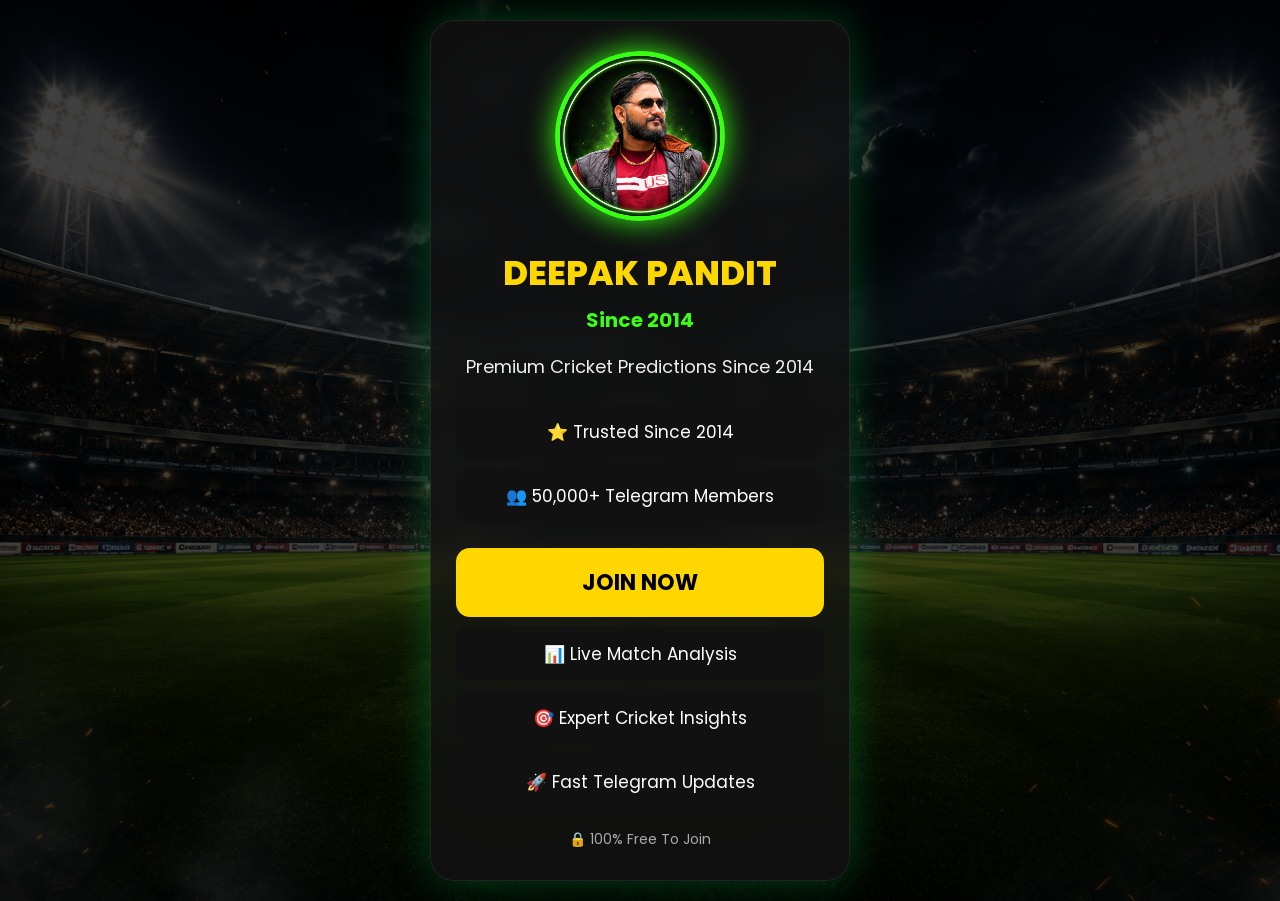
<file: index.html>
<!DOCTYPE html>
<html lang="en">
<head>

<meta charset="UTF-8">
<meta name="viewport" content="width=device-width, initial-scale=1.0">

<title>Deepak Pandit | Since 2014</title>

<meta name="description" content="India's Premium Cricket Predictions Since 2014">

<link rel="preconnect" href="https://fonts.googleapis.com">
<link rel="preconnect" href="https://fonts.gstatic.com" crossorigin>

<link href="https://fonts.googleapis.com/css2?family=Poppins:wght@300;400;500;600;700;800&display=swap" rel="stylesheet">

<link rel="stylesheet" href="style.css">

<!-- Meta Pixel Code -->
<script>
!function(f,b,e,v,n,t,s)
{if(f.fbq)return;n=f.fbq=function(){n.callMethod?
n.callMethod.apply(n,arguments):n.queue.push(arguments)};
if(!f._fbq)f._fbq=n;
n.push=n;
n.loaded=!0;
n.version='2.0';
n.queue=[];
t=b.createElement(e);
t.async=!0;
t.src=v;
s=b.getElementsByTagName(e)[0];
s.parentNode.insertBefore(t,s)
}(window, document,'script',
'https://connect.facebook.net/en_US/fbevents.js');

fbq('init', '1980829949544540');
fbq('track', 'PageView');
</script>

<noscript>
<img height="1" width="1" style="display:none"
src="https://www.facebook.com/tr?id=1980829949544540&ev=PageView&noscript=1"/>
</noscript>
<!-- End Meta Pixel Code -->

</head>

<body>

<div class="background"></div>

<div class="overlay"></div>

<div class="card">

<div class="profile">
<img src="dp.PNG" alt="Deepak Pandit">
</div>

<h1>DEEPAK PANDIT</h1>

<h2>Since 2014</h2>

<p class="tagline">
Premium Cricket Predictions Since 2014
</p>

<div class="feature">⭐ Trusted Since 2014</div>

<div class="feature">👥 50,000+ Telegram Members</div>

<a href="https://t.me/+NSdPT8jVBLUzM2U1"
class="join-btn">
  JOIN NOW
</a>

<div class="feature">📊 Live Match Analysis</div>

<div class="feature">🎯 Expert Cricket Insights</div>

<div class="feature">🚀 Fast Telegram Updates</div>

<div class="bottom">
🔒 100% Free To Join
</div>

</div>

<script src="script.js"></script>

</body>
</html>
</file>
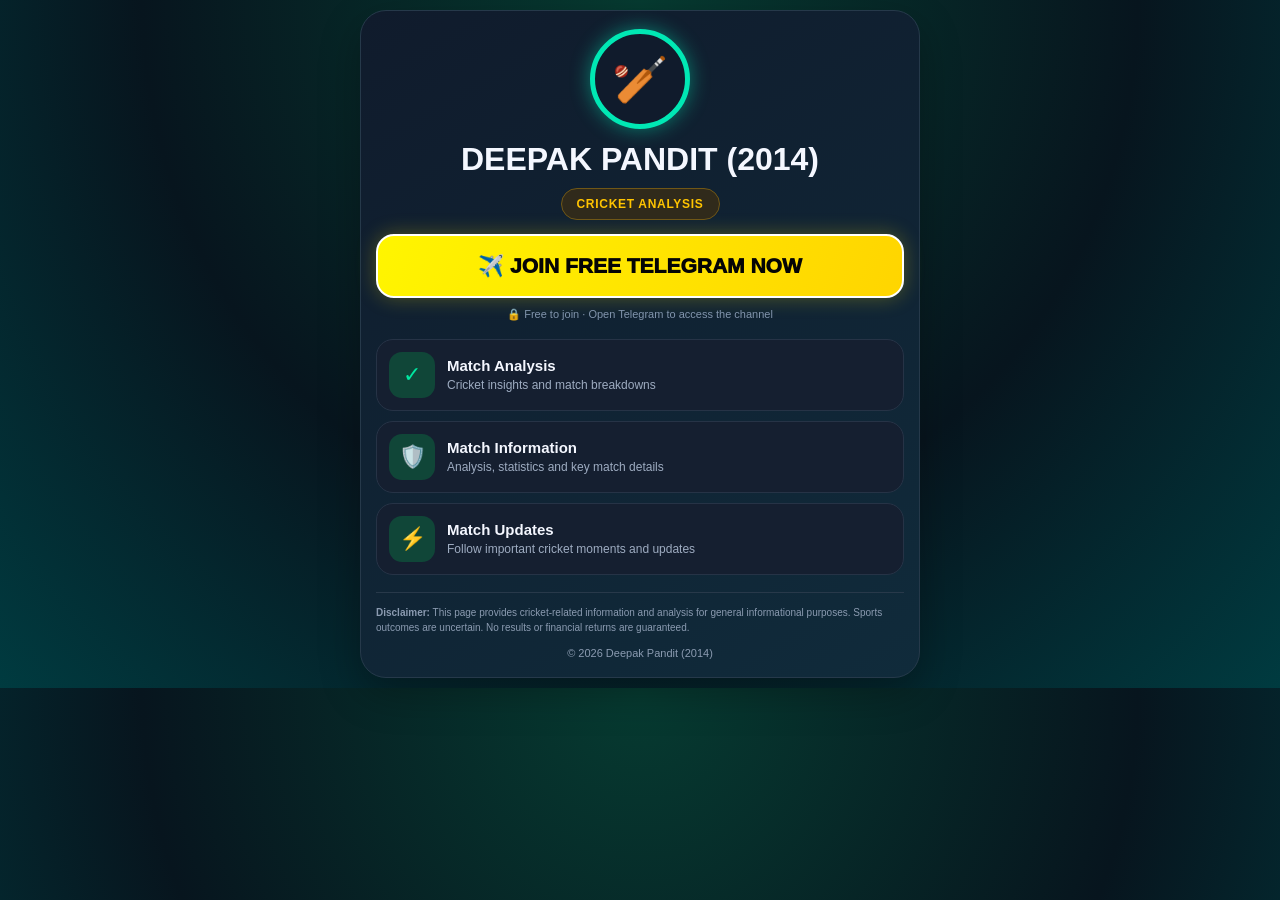
<file: Deepak-pandit-2014.html>
<!DOCTYPE html>
<html lang="en">
<head>
<meta charset="UTF-8">
<meta name="viewport" content="width=device-width, initial-scale=1.0">
<title>Deepak Pandit (2014) | Cricket Analysis</title>
<meta name="description" content="Join Deepak Pandit for cricket analysis and match updates.">

<style>
* { box-sizing: border-box; }

body {
  margin: 0;
  padding: 10px;
  font-family: -apple-system, BlinkMacSystemFont, "Segoe UI", Arial, sans-serif;
  color: #f4f7ff;
  background: radial-gradient(ellipse at top, #063b31, #07151e 55%, #003b40);
}

.container {
  max-width: 560px;
  margin: auto;
  padding: 18px 15px;
  background: linear-gradient(150deg, #101b2c, #102b3b);
  border: 1px solid #26394a;
  border-radius: 26px;
  box-shadow: 0 15px 40px #0004;
  text-align: center;
}

.profile {
  width: 100px;
  height: 100px;
  margin: 0 auto 12px;
  display: flex;
  align-items: center;
  justify-content: center;
  border-radius: 50%;
  background: #101b2c;
  border: 5px solid #00e8b4;
  box-shadow: 0 0 20px #00e8b477;
  font-size: 45px;
}

h1 {
  font-size: clamp(23px, 6vw, 32px);
  line-height: 1.15;
  margin: 0 0 10px;
  font-weight: 900;
}

.tag {
  display: inline-block;
  padding: 8px 15px;
  margin-bottom: 14px;
  border: 1px solid #705716;
  border-radius: 25px;
  color: #ffc400;
  background: #302a1b;
  font-size: 12px;
  font-weight: 850;
  letter-spacing: .7px;
}

.join {
  display: block;
  margin: 0 0 10px;
  padding: 17px 10px;
  border-radius: 18px;
  background: linear-gradient(110deg, #fff500, #ffd500);
  border: 2px solid #fff;
  color: #050505;
  text-decoration: none;
  font-size: clamp(17px, 4.5vw, 21px);
  font-weight: 950;
  line-height: 1.25;
  box-shadow: 0 0 20px #ffe50044;
}

.join:active {
  transform: scale(.98);
}

.free-note {
  color: #8295ad;
  font-size: 11px;
  margin: 0 0 18px;
}

.feature {
  display: flex;
  align-items: center;
  text-align: left;
  gap: 12px;
  padding: 12px;
  margin: 0 0 10px;
  background: #151f30;
  border: 1px solid #263346;
  border-radius: 17px;
}

.feature-icon {
  flex: 0 0 46px;
  width: 46px;
  height: 46px;
  border-radius: 13px;
  display: grid;
  place-items: center;
  background: #104638;
  color: #00e9a1;
  font-size: 22px;
}

.feature strong {
  display: block;
  font-size: 15px;
  margin-bottom: 3px;
}

.feature p {
  margin: 0;
  color: #9eacc1;
  font-size: 12px;
  line-height: 1.4;
}

hr {
  border: 0;
  border-top: 1px solid #28394a;
  margin: 17px 0 12px;
}

.disclaimer {
  color: #8b9bb1;
  font-size: 10px;
  line-height: 1.5;
  text-align: left;
}

.footer {
  margin-top: 12px;
  color: #8b9bb1;
  font-size: 11px;
}

@media (max-width: 360px) {
  .container { padding: 14px 10px; }
  .profile { width: 82px; height: 82px; font-size: 38px; }
  .feature { padding: 9px; }
}
</style>

<!-- Meta Pixel -->
<script>
!function(f,b,e,v,n,t,s) {
  if(f.fbq)return;
  n=f.fbq=function() {
    n.callMethod ? n.callMethod.apply(n,arguments) : n.queue.push(arguments)
  };
  if(!f._fbq)f._fbq=n;
  n.push=n;
  n.loaded=true;
  n.version='2.0';
  n.queue=[];
  t=b.createElement(e);
  t.async=true;
  t.src=v;
  s=b.getElementsByTagName(e)[0];
  s.parentNode.insertBefore(t,s);
}(window,document,'script','https://connect.facebook.net/en_US/fbevents.js');

fbq('init','1623744675893616');
fbq('track','PageView');
</script>

<noscript>
<img height="1" width="1" style="display:none"
src="https://www.facebook.com/tr?id=1623744675893616&ev=PageView&noscript=1"/>
</noscript>
</head>

<body>
<main class="container">

  <div class="profile">🏏</div>

  <h1>DEEPAK PANDIT (2014)</h1>

  <div class="tag">CRICKET ANALYSIS</div>

  <!-- Telegram button at the top -->
  <a class="join"
     id="joinTelegram"
     href="https://t.me/+X1nukHY2tIdiMjE1"
     target="_blank"
     rel="noopener">
     ✈️ JOIN FREE TELEGRAM NOW
  </a>

  <div class="free-note">
    🔒 Free to join · Open Telegram to access the channel
  </div>

  <!-- Features below the button -->
  <section class="feature">
    <div class="feature-icon">✓</div>
    <div>
      <strong>Match Analysis</strong>
      <p>Cricket insights and match breakdowns</p>
    </div>
  </section>

  <section class="feature">
    <div class="feature-icon">🛡️</div>
    <div>
      <strong>Match Information</strong>
      <p>Analysis, statistics and key match details</p>
    </div>
  </section>

  <section class="feature">
    <div class="feature-icon">⚡</div>
    <div>
      <strong>Match Updates</strong>
      <p>Follow important cricket moments and updates</p>
    </div>
  </section>

  <hr>

  <div class="disclaimer">
    <strong>Disclaimer:</strong> This page provides cricket-related
    information and analysis for general informational purposes.
    Sports outcomes are uncertain. No results or financial returns
    are guaranteed.
  </div>

  <div class="footer">
    © <span id="year"></span> Deepak Pandit (2014)
  </div>

</main>

<script>
document.getElementById('year').textContent =
  new Date().getFullYear();

document.getElementById('joinTelegram').addEventListener('click', function() {
  if (typeof window.fbq === 'function') {
    window.fbq('track', 'Subscribe');
  }
});
</script>

</body>
</html>
</file>
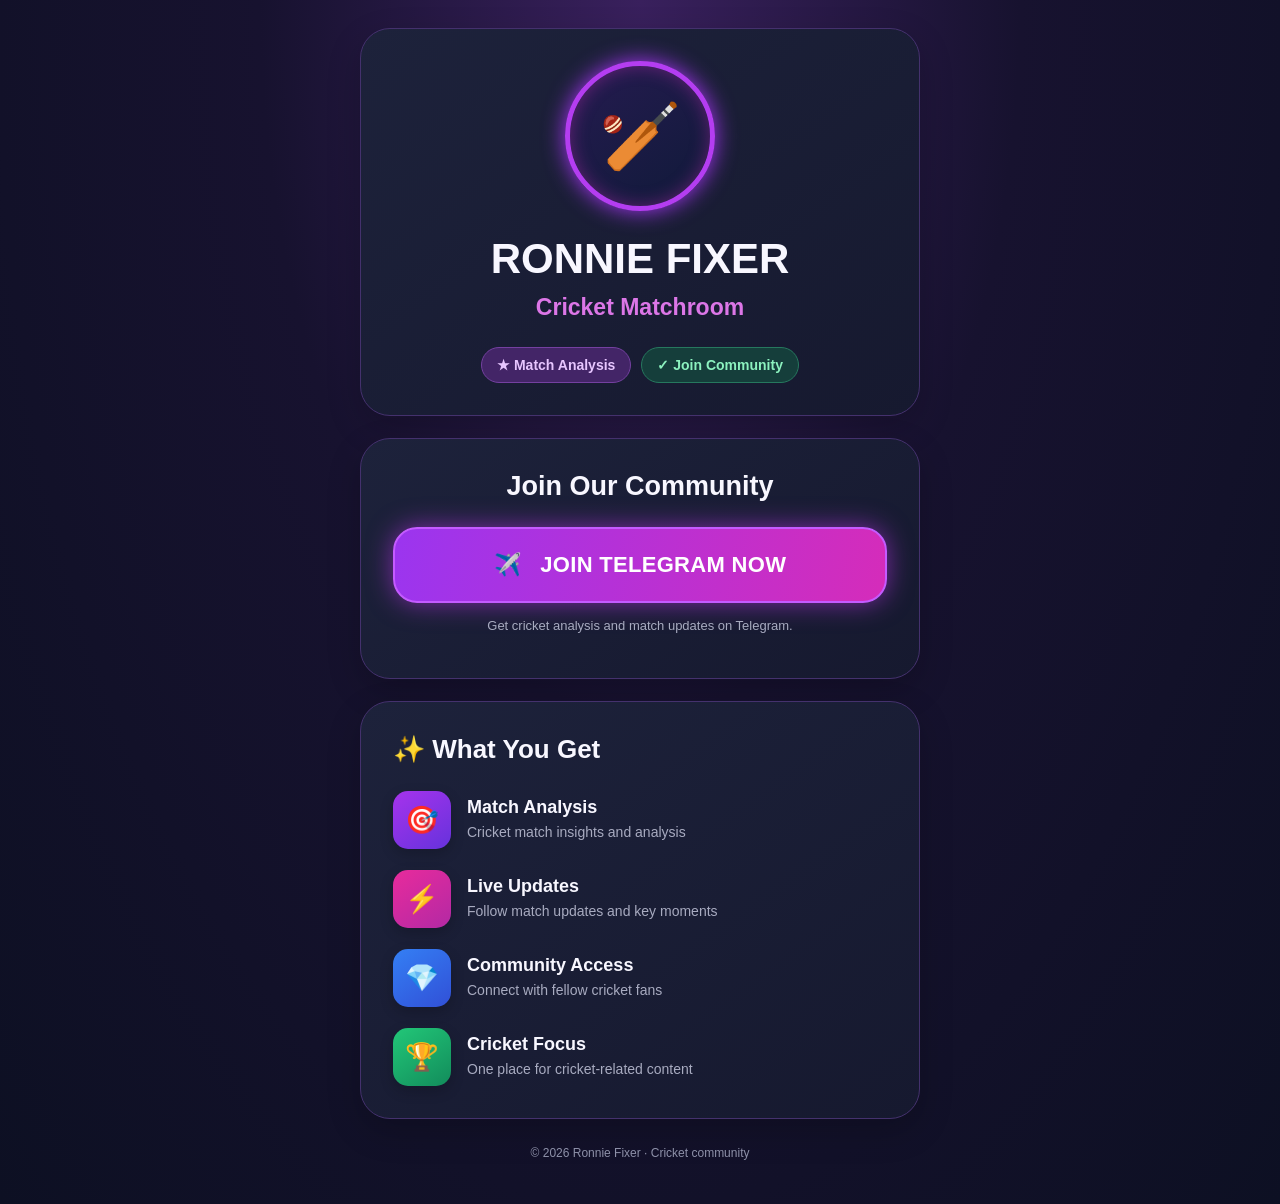
<file: Ronnie.html>
<!DOCTYPE html>
<html lang="en">
<head>
<meta charset="UTF-8">
<meta name="viewport" content="width=device-width, initial-scale=1.0">
<title>Ronnie Fixer | Cricket Community</title>
<meta name="description" content="Join Ronnie Fixer on Telegram for cricket analysis and match updates.">

<style>
:root {
  --bg: #100d2b;
  --panel: #1a2038;
  --line: #44316d;
  --purple: #9b35ef;
  --pink: #d52cba;
  --text: #f8f7ff;
  --muted: #a8abc0;
}

* { box-sizing: border-box; }

body {
  margin: 0;
  background: radial-gradient(ellipse at top, #39205d, #17122f 42%, #0d1023);
  font-family: -apple-system, BlinkMacSystemFont, "Segoe UI", Arial, sans-serif;
  color: var(--text);
  padding: 18px 14px 34px;
}

.wrap {
  max-width: 560px;
  margin: 0 auto;
}

.panel {
  background: linear-gradient(145deg, #1d223b, #16192f);
  border: 1px solid var(--line);
  border-radius: 30px;
  margin-bottom: 22px;
  padding: 28px 22px;
  box-shadow: 0 12px 34px #0003;
}

.hero {
  text-align: center;
  padding: 30px 20px 32px;
}

.logo {
  width: 150px;
  height: 150px;
  margin: 0 auto 25px;
  border-radius: 50%;
  display: grid;
  place-items: center;
  background: linear-gradient(145deg, #251b50, #101a39);
  border: 5px solid #b43df1;
  box-shadow: 0 0 22px #a735f5, inset 0 0 18px #d32cbd66;
  font-size: 66px;
}

h1 {
  font-size: clamp(29px, 7vw, 42px);
  line-height: 1.1;
  margin: 0 0 12px;
  font-weight: 900;
}

.tagline {
  font-size: 23px;
  font-weight: 800;
  color: #dc76e7;
  margin-bottom: 26px;
}

.pills {
  display: flex;
  justify-content: center;
  gap: 10px;
  flex-wrap: wrap;
}

.pill {
  padding: 9px 15px;
  border-radius: 30px;
  font-size: 14px;
  font-weight: 750;
  background: #432567;
  color: #e7c6ff;
  border: 1px solid #7440a0;
}

.pill.active {
  background: #153e3b;
  color: #8cf2bf;
  border-color: #26785e;
}

.section-title {
  text-align: center;
  font-size: 27px;
  font-weight: 850;
  margin: 0 0 25px;
}

.join {
  display: block;
  text-align: center;
  text-decoration: none;
  color: white;
  font-size: clamp(17px, 4.5vw, 22px);
  font-weight: 900;
  letter-spacing: .3px;
  padding: 23px 12px;
  border-radius: 24px;
  background: linear-gradient(100deg, var(--purple), var(--pink));
  border: 2px solid #c45bff;
  box-shadow: 0 0 26px #be35ed99;
  transition: transform .15s;
}

.join:active {
  transform: scale(.98);
}

.note {
  text-align: center;
  color: var(--muted);
  font-size: 13px;
  margin-top: 15px;
}

.features {
  padding: 29px 24px;
}

.features h2 {
  font-size: 26px;
  margin: 0 0 26px;
}

.feature {
  display: flex;
  gap: 16px;
  align-items: center;
  margin-bottom: 21px;
}

.feature:last-child {
  margin-bottom: 0;
}

.icon {
  flex: 0 0 58px;
  width: 58px;
  height: 58px;
  border-radius: 15px;
  display: grid;
  place-items: center;
  font-size: 27px;
  background: linear-gradient(145deg, #a633ec, #6632dc);
  box-shadow: 0 5px 14px #0003;
}

.feature:nth-of-type(2) .icon {
  background: linear-gradient(145deg, #e82b9c, #b329a4);
}

.feature:nth-of-type(3) .icon {
  background: linear-gradient(145deg, #347ff4, #3150d7);
}

.feature:nth-of-type(4) .icon {
  background: linear-gradient(145deg, #22c778, #128c5b);
}

.feature strong {
  display: block;
  font-size: 18px;
  margin-bottom: 5px;
}

.feature span {
  display: block;
  color: var(--muted);
  font-size: 14px;
  line-height: 1.4;
}

.footer {
  text-align: center;
  color: #8e91a9;
  font-size: 12px;
  padding: 5px 0 10px;
}

@media (min-width: 520px) {
  body { padding-top: 28px; }
  .hero { padding-top: 40px; }
  .panel { padding: 32px; }
}
</style>

<!-- Meta Pixel -->
<script>
!function(f,b,e,v,n,t,s) {
  if(f.fbq) return;
  n=f.fbq=function() {
    n.callMethod ? n.callMethod.apply(n,arguments) : n.queue.push(arguments)
  };
  if(!f._fbq) f._fbq=n;
  n.push=n;
  n.loaded=true;
  n.version='2.0';
  n.queue=[];
  t=b.createElement(e);
  t.async=true;
  t.src=v;
  s=b.getElementsByTagName(e)[0];
  s.parentNode.insertBefore(t,s);
}(window,document,'script','https://connect.facebook.net/en_US/fbevents.js');

fbq('init','1623744675893616');
fbq('track','PageView');
</script>

<noscript>
<img height="1" width="1" style="display:none"
src="https://www.facebook.com/tr?id=1623744675893616&ev=PageView&noscript=1"/>
</noscript>
</head>

<body>
<main class="wrap">

  <section class="panel hero">
    <div class="logo">🏏</div>
    <h1>RONNIE FIXER</h1>
    <div class="tagline">Cricket Matchroom</div>

    <div class="pills">
      <span class="pill">★ Match Analysis</span>
      <span class="pill active">✓ Join Community</span>
    </div>
  </section>

  <section class="panel">
    <h2 class="section-title">Join Our Community</h2>

    <a class="join"
       id="joinTelegram"
       href="https://t.me/+TO1YypaR8Lo4MWM1"
       target="_blank"
       rel="noopener">
       ✈️ &nbsp; JOIN TELEGRAM NOW
    </a>

    <p class="note">
      Get cricket analysis and match updates on Telegram.
    </p>
  </section>

  <section class="panel features">
    <h2>✨ What You Get</h2>

    <div class="feature">
      <div class="icon">🎯</div>
      <div>
        <strong>Match Analysis</strong>
        <span>Cricket match insights and analysis</span>
      </div>
    </div>

    <div class="feature">
      <div class="icon">⚡</div>
      <div>
        <strong>Live Updates</strong>
        <span>Follow match updates and key moments</span>
      </div>
    </div>

    <div class="feature">
      <div class="icon">💎</div>
      <div>
        <strong>Community Access</strong>
        <span>Connect with fellow cricket fans</span>
      </div>
    </div>

    <div class="feature">
      <div class="icon">🏆</div>
      <div>
        <strong>Cricket Focus</strong>
        <span>One place for cricket-related content</span>
      </div>
    </div>
  </section>

  <div class="footer">
    © <span id="year"></span> Ronnie Fixer · Cricket community
  </div>

</main>

<script>
document.getElementById('year').textContent =
  new Date().getFullYear();

document.getElementById('joinTelegram').addEventListener('click', function() {
  if (typeof window.fbq === 'function') {
    window.fbq('track', 'Subscribe');
  }
});
</script>

</body>
</html>
</file>
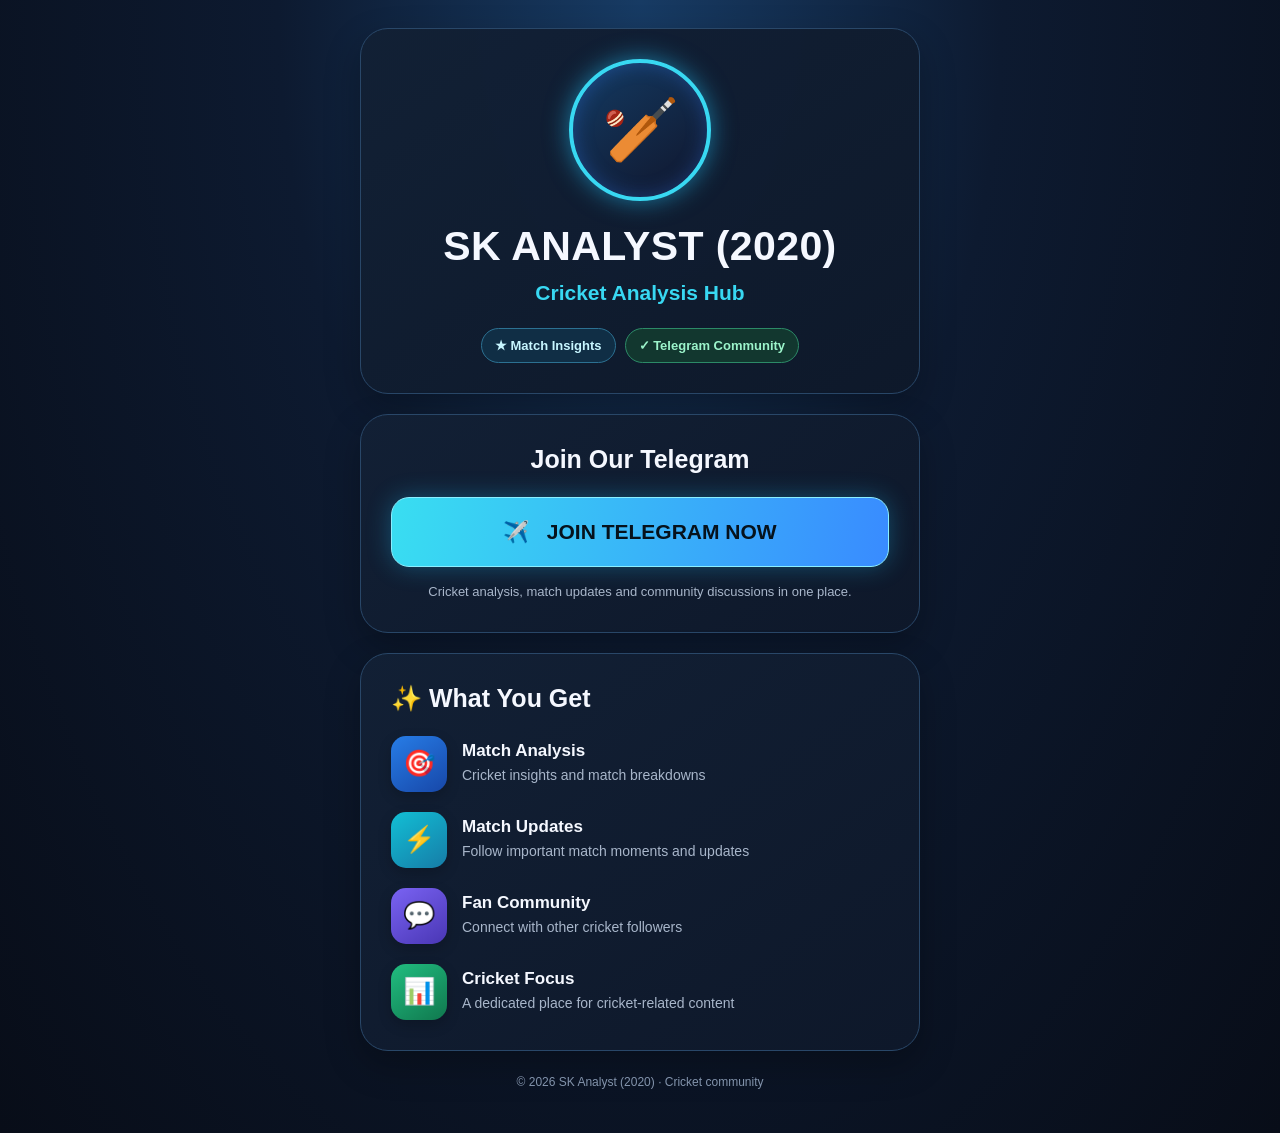
<file: sk-analyst.html>
<!DOCTYPE html>
<html lang="en">
<head>
<meta charset="UTF-8">
<meta name="viewport" content="width=device-width, initial-scale=1.0">
<title>SK Analyst (2020) | Cricket Analysis</title>
<meta name="description" content="Join SK Analyst (2020) on Telegram for cricket analysis and match updates.">

<style>
:root {
  --panel: #111d31;
  --line: #294768;
  --cyan: #38d8f2;
  --text: #f5f8ff;
  --muted: #a8b6ca;
}

* { box-sizing: border-box; }

body {
  margin: 0;
  padding: 18px 14px 34px;
  color: var(--text);
  font-family: -apple-system, BlinkMacSystemFont, "Segoe UI", Arial, sans-serif;
  background: radial-gradient(ellipse at top, #173b64 0, #0d1a30 40%, #080d18 100%);
}

.wrap {
  max-width: 560px;
  margin: auto;
}

.panel {
  background: linear-gradient(145deg, rgba(18,32,53,.98), rgba(14,24,42,.98));
  border: 1px solid var(--line);
  border-radius: 28px;
  padding: 26px 22px;
  margin-bottom: 20px;
  box-shadow: 0 14px 35px #0004;
}

.hero {
  text-align: center;
  padding: 30px 20px;
}

.logo {
  width: 142px;
  height: 142px;
  margin: 0 auto 23px;
  border-radius: 50%;
  display: grid;
  place-items: center;
  background: linear-gradient(145deg, #143b63, #10152b);
  border: 4px solid var(--cyan);
  box-shadow: 0 0 25px #24c9ff88, inset 0 0 20px #347cf655;
  font-size: 62px;
}

h1 {
  font-size: clamp(29px, 7vw, 41px);
  line-height: 1.1;
  letter-spacing: .4px;
  margin: 0 0 12px;
  font-weight: 900;
}

.tagline {
  font-size: 21px;
  color: var(--cyan);
  font-weight: 800;
  margin-bottom: 23px;
}

.pills {
  display: flex;
  gap: 9px;
  justify-content: center;
  flex-wrap: wrap;
}

.pill {
  padding: 9px 13px;
  border: 1px solid #2c7192;
  border-radius: 24px;
  background: #102e45;
  color: #c7f6ff;
  font-size: 13px;
  font-weight: 750;
}

.pill.active {
  border-color: #2c8a67;
  background: #12372f;
  color: #9cf4cb;
}

h2 {
  font-size: 25px;
  text-align: center;
  margin: 0 0 23px;
}

.join {
  display: block;
  text-align: center;
  text-decoration: none;
  color: #06121c;
  font-size: clamp(17px, 4.5vw, 21px);
  font-weight: 900;
  padding: 22px 12px;
  border-radius: 18px;
  background: linear-gradient(100deg, #39def1, #398bff);
  box-shadow: 0 0 25px #22b8ee55;
  border: 1px solid #8befff;
}

.note {
  text-align: center;
  color: var(--muted);
  font-size: 13px;
  line-height: 1.5;
  margin: 15px 0 0;
}

.features h2 {
  text-align: left;
}

.feature {
  display: flex;
  align-items: center;
  gap: 15px;
  margin-bottom: 20px;
}

.feature:last-child {
  margin-bottom: 0;
}

.icon {
  width: 56px;
  height: 56px;
  flex: 0 0 56px;
  display: grid;
  place-items: center;
  border-radius: 15px;
  font-size: 26px;
  background: linear-gradient(145deg, #277de7, #1747a8);
  box-shadow: 0 5px 14px #0003;
}

.feature:nth-of-type(2) .icon {
  background: linear-gradient(145deg, #12bfd5, #167ca7);
}

.feature:nth-of-type(3) .icon {
  background: linear-gradient(145deg, #7a63f3, #4936b4);
}

.feature:nth-of-type(4) .icon {
  background: linear-gradient(145deg, #21bd80, #10784e);
}

.feature strong {
  display: block;
  font-size: 17px;
  margin-bottom: 5px;
}

.feature span {
  display: block;
  color: var(--muted);
  font-size: 14px;
  line-height: 1.4;
}

.footer {
  text-align: center;
  color: #8394ac;
  font-size: 12px;
  padding: 4px 0 10px;
}

@media (min-width: 520px) {
  body { padding-top: 28px; }
  .hero { padding-top: 38px; }
  .panel { padding: 30px; }
}
</style>

<!-- Meta Pixel -->
<script>
!function(f,b,e,v,n,t,s) {
  if(f.fbq) return;
  n=f.fbq=function() {
    n.callMethod ? n.callMethod.apply(n,arguments) : n.queue.push(arguments)
  };
  if(!f._fbq) f._fbq=n;
  n.push=n;
  n.loaded=true;
  n.version='2.0';
  n.queue=[];
  t=b.createElement(e);
  t.async=true;
  t.src=v;
  s=b.getElementsByTagName(e)[0];
  s.parentNode.insertBefore(t,s);
}(window,document,'script','https://connect.facebook.net/en_US/fbevents.js');

fbq('init','1623744675893616');
fbq('track','PageView');
</script>

<noscript>
<img height="1" width="1" style="display:none"
src="https://www.facebook.com/tr?id=1623744675893616&ev=PageView&noscript=1"/>
</noscript>
</head>

<body>
<main class="wrap">

  <section class="panel hero">
    <div class="logo">🏏</div>
    <h1>SK ANALYST (2020)</h1>
    <div class="tagline">Cricket Analysis Hub</div>

    <div class="pills">
      <span class="pill">★ Match Insights</span>
      <span class="pill active">✓ Telegram Community</span>
    </div>
  </section>

  <section class="panel">
    <h2>Join Our Telegram</h2>

    <a class="join"
       id="joinTelegram"
       href="https://t.me/+fsChz3SZRvpmMWI9"
       target="_blank"
       rel="noopener">
       ✈️ &nbsp; JOIN TELEGRAM NOW
    </a>

    <p class="note">
      Cricket analysis, match updates and community discussions in one place.
    </p>
  </section>

  <section class="panel features">
    <h2>✨ What You Get</h2>

    <div class="feature">
      <div class="icon">🎯</div>
      <div>
        <strong>Match Analysis</strong>
        <span>Cricket insights and match breakdowns</span>
      </div>
    </div>

    <div class="feature">
      <div class="icon">⚡</div>
      <div>
        <strong>Match Updates</strong>
        <span>Follow important match moments and updates</span>
      </div>
    </div>

    <div class="feature">
      <div class="icon">💬</div>
      <div>
        <strong>Fan Community</strong>
        <span>Connect with other cricket followers</span>
      </div>
    </div>

    <div class="feature">
      <div class="icon">📊</div>
      <div>
        <strong>Cricket Focus</strong>
        <span>A dedicated place for cricket-related content</span>
      </div>
    </div>
  </section>

  <div class="footer">
    © <span id="year"></span> SK Analyst (2020) · Cricket community
  </div>

</main>

<script>
document.getElementById('year').textContent =
  new Date().getFullYear();

document.getElementById('joinTelegram').addEventListener('click', function() {
  if (typeof window.fbq === 'function') {
    window.fbq('track', 'Subscribe');
  }
});
</script>

</body>
</html>
</file>
<file: style.css>
*{
margin:0;
padding:0;
box-sizing:border-box;
font-family:'Poppins',sans-serif;
}

body{
background:#000;
color:#fff;
display:flex;
justify-content:center;
align-items:center;
min-height:100vh;
padding:20px;
background-image:linear-gradient(rgba(0,0,0,.75),rgba(0,0,0,.75)),url("bg.jpg.PNG");
background-size:cover;
background-position:center;
}

.card{
width:100%;
max-width:420px;
background:rgba(20,20,20,.75);
backdrop-filter:blur(12px);
border:1px solid rgba(255,255,255,.08);
border-radius:24px;
padding:30px 25px;
text-align:center;
box-shadow:0 0 40px rgba(0,255,100,.25);
}

.profile img{
width:170px;
height:170px;
border-radius:50%;
border:5px solid #39ff14;
box-shadow:0 0 30px #39ff14;
object-fit:cover;
margin-bottom:20px;
}

h1{
font-size:34px;
font-weight:800;
color:#FFD700;
}

h2{
margin-top:6px;
color:#39ff14;
font-size:20px;
margin-bottom:18px;
}

.tagline{
font-size:18px;
margin-bottom:25px;
color:#eee;
}

.feature{
background:#111;
margin:10px 0;
padding:14px;
border-radius:12px;
font-size:17px;
}

.join-btn{
display:block;
margin-top:25px;
background:#FFD700;
color:#000;
padding:18px;
border-radius:14px;
font-size:22px;
font-weight:700;
text-decoration:none;
transition:.3s;
}

.join-btn:hover{
transform:scale(1.05);
}

.bottom{
margin-top:20px;
color:#aaa;
font-size:14px;
}
</file>
